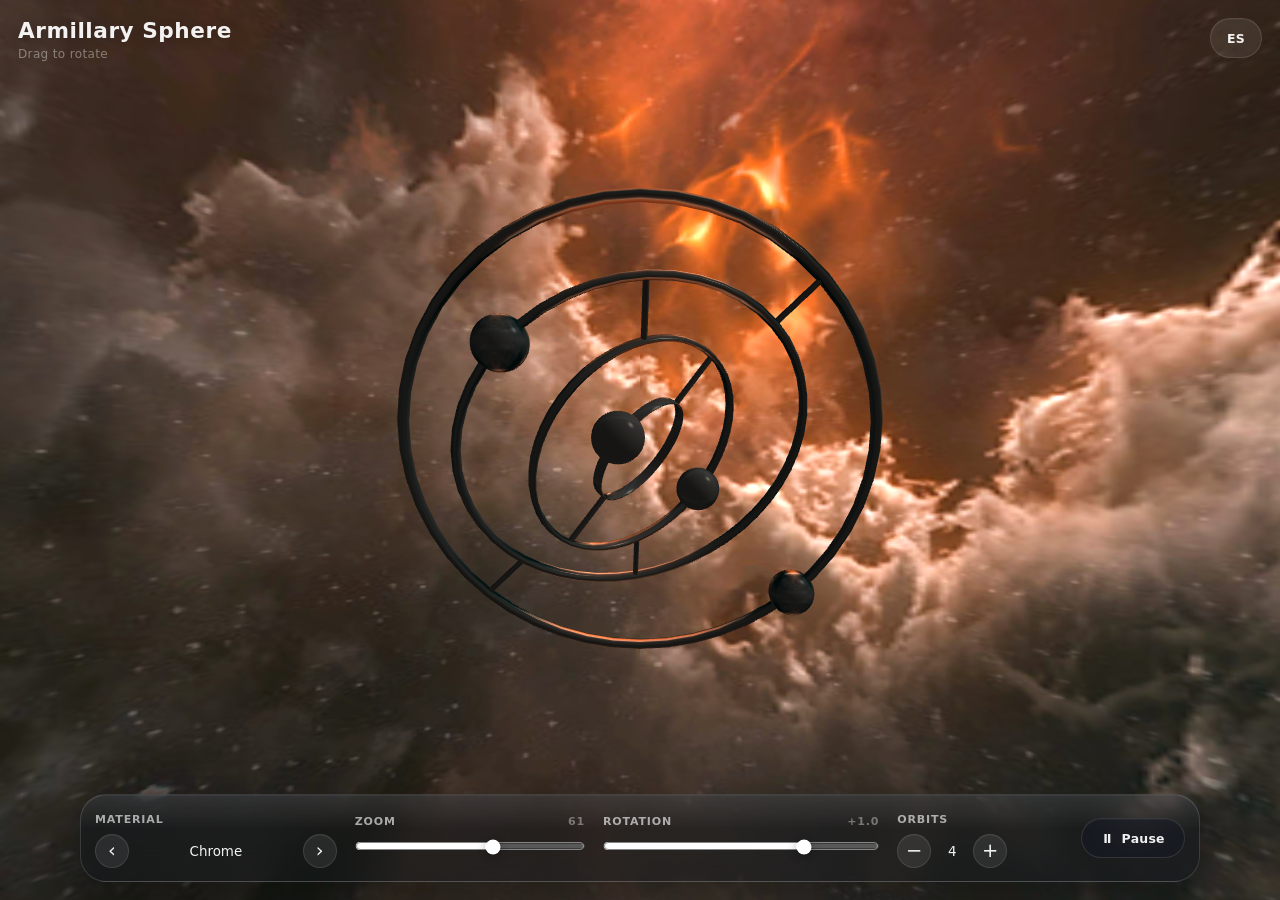
<file: index.html>
<!DOCTYPE html>
<html lang="en">
<head>
    <meta charset="utf-8">
    <meta name="viewport" content="width=device-width, initial-scale=1, viewport-fit=cover">
    <meta name="theme-color" content="#06070b">
    <meta name="description" content="Interactive WebGL armillary sphere demo.">
    <title>Esfera Armilar (GLSL/WebGL demo)</title>
    <link rel="icon" href="data:,">
    <link rel="stylesheet" href="styles.css">
</head>

<body>
    <main class="app-shell">
        <canvas id="myCanvas" aria-label="Interactive WebGL armillary sphere"></canvas>

        <header class="scene-header" aria-live="polite">
            <div class="title-block">
                <h1 data-i18n="title">Armillary Sphere</h1>
                <p id="cameraHint" class="camera-hint" data-i18n="cameraHint">Drag to rotate</p>
            </div>

            <button id="languageToggle"
                    class="pill-button language-toggle"
                    type="button"
                    aria-label="Cambiar idioma / Change language">
                ES
            </button>
        </header>

        <section class="control-dock glass-panel" aria-label="Armillary sphere controls">
            <div class="control-group material-control">
                <span class="control-label" data-i18n="material">Material</span>
                <div class="stepper material-stepper">
                    <button id="materialPrevious"
                            class="icon-button"
                            type="button"
                            aria-label="Previous material">‹</button>
                    <output id="materialName" class="material-name">Chrome</output>
                    <button id="materialNext"
                            class="icon-button"
                            type="button"
                            aria-label="Next material">›</button>
                </div>
            </div>

            <div class="control-group slider-control">
                <div class="label-row">
                    <label for="zoomSlider" class="control-label" data-i18n="zoom">Zoom</label>
                    <output id="zoomValue" class="value-output">60</output>
                </div>
                <input id="zoomSlider"
                       class="glass-slider"
                       type="range"
                       min="0"
                       max="100"
                       step="1"
                       value="60"
                       aria-label="Zoom">
            </div>

            <div class="control-group slider-control">
                <div class="label-row">
                    <label for="speedSlider" class="control-label" data-i18n="rotation">Rotation</label>
                    <output id="speedValue" class="value-output">+1.0</output>
                </div>
                <input id="speedSlider"
                       class="glass-slider centered-slider"
                       type="range"
                       min="-100"
                       max="100"
                       step="1"
                       value="0"
                       aria-label="Orbit rotation speed">
            </div>

            <div class="control-group orbit-control">
                <span class="control-label" data-i18n="orbits">Orbits</span>
                <div class="stepper compact-stepper">
                    <button id="orbitRemove"
                            class="icon-button"
                            type="button"
                            aria-label="Remove orbit">−</button>
                    <output id="orbitCount" class="orbit-count">4</output>
                    <button id="orbitAdd"
                            class="icon-button"
                            type="button"
                            aria-label="Add orbit">+</button>
                </div>
            </div>

            <button id="playPause"
                    class="pill-button primary-action"
                    type="button"
                    aria-pressed="false">
                <span id="playPauseIcon" aria-hidden="true">Ⅱ</span>
                <span id="playPauseText" data-i18n="pause">Pause</span>
            </button>
        </section>

        <div id="statusMessage" class="sr-only" aria-live="polite"></div>
    </main>

    <!-- Legacy shader sources kept inline for compatibility with astrolabio.js. -->
<script id="GouraudVertexShader" type="x-shader/x-vertex">
		
		uniform   mat4 projectionMatrix;
		uniform   mat4 modelViewMatrix;
		uniform   mat3 normalMatrix;
		
		attribute vec3 VertexPosition;
		attribute vec3 VertexNormal;
		
		varying   vec3 colorOut;
		
		struct LightData {
		
			vec3 Position; // Posición en coordenadas del ojo
			vec3 La;       // Ambiente
			vec3 Ld;       // Difusa
			vec3 Ls;       // Especular
			
		};
		
		uniform LightData Light;
		
		struct MaterialData {
		
			vec3 Ka;       // Ambiente
			vec3 Kd;       // Difusa
			vec3 Ks;       // Especular
			float alpha;   // Brillo
			
		};
		
		uniform MaterialData Material;
		
		vec3 phong (vec3 N, vec3 L, vec3 V) {
		
			vec3  ambient  = Material.Ka * Light.La;
			vec3  diffuse  = vec3(0.0);
			vec3  specular = vec3(0.0);
			
			float NdotL    = dot (N,L);
        
			if (NdotL > 0.0) {
			
				vec3  R       = reflect(-L, N);;
				float RdotV_n = pow(max(0.0, dot(R,V)), Material.alpha);
				
				diffuse  = NdotL   * (Light.Ld * Material.Kd);
				specular = RdotV_n * (Light.Ls * Material.Ks);
				
			}
			
			return (ambient + diffuse + specular);
			
		}
      
		void main()  {
			
			vec3 N          = normalize(normalMatrix * VertexNormal);
			vec4 ecPosition = modelViewMatrix * vec4(VertexPosition,1.0);
			vec3 ec         = vec3(ecPosition);
			vec3 L          = normalize(Light.Position - ec);
			vec3 V          = normalize(-ec);
			
			colorOut        = phong(N,L,V);
			
			gl_Position     = projectionMatrix * ecPosition;
			
		}
		
    </script>

<script id="PhongVertexShader" type="x-shader/x-vertex">
		
		uniform   mat4 projectionMatrix;
		uniform   mat4 modelViewMatrix;
		uniform   mat3 normalMatrix;
		
		attribute vec3 VertexPosition;
		attribute vec3 VertexNormal;
		
		varying vec3 N, ec;
		
		void main()	{
			
			N  = normalize(normalMatrix * VertexNormal);
			vec4 ecPosition= modelViewMatrix * vec4(VertexPosition,1.0);
			ec = vec3(ecPosition);
			
			gl_Position = projectionMatrix * ecPosition;
			
		}
		
	</script>

<script id="reflectionVertexShader" type="x-shader/x-vertex">
        
        uniform   mat4 projectionMatrix;
        uniform   mat4 modelViewMatrix;
        uniform   mat3 normalMatrix;
		
		uniform   bool reflection;
        
        attribute vec3 VertexPosition;
        attribute vec3 VertexNormal;
        attribute vec2 VertexTexcoords;
        
        varying   vec3 R, N, ec;
        varying   vec2 texCoords;
        
        void main()  {
			
			N  = normalize(normalMatrix * VertexNormal);
			vec4 ecPosition = modelViewMatrix * vec4(VertexPosition, 1.0);
			ec = vec3(ecPosition);
			
			gl_Position = projectionMatrix * ecPosition;
		  
			if (reflection)	{
				
				R = normalize(ec * N);
				texCoords   = vec2(R[0], R[1]);
				
			} else	{
				
				texCoords   = VertexTexcoords;
				
			}
          
        }
      
    </script>

<script id="GouraudFragmentShader" type="x-shader/x-fragment">
      
		precision mediump float;
      
		varying vec3 colorOut;

		void main() {
			
			gl_FragColor = vec4(colorOut, 1);
		
		}
		
    </script>

<script id="PhongFragmentShader" type="x-shader/x-fragment">
		
		precision mediump float;
		
		struct LightData	{
		
			vec3 Position; // Posición en coordenadas del ojo
			vec3 La;       // Ambiente
			vec3 Ld;       // Difusa
			vec3 Ls;       // Especular
			
		};
		
		uniform LightData Light;
		
		struct MaterialData	{
		
			vec3 Ka;       // Ambiente
			vec3 Kd;       // Difusa
			vec3 Ks;       // Especular
			float alpha;   // Brillo
			
		};
		
		uniform MaterialData Material;
		
		varying vec3 N, ec;
		
		vec3 phong (vec3 N, vec3 L, vec3 V)	{
		
			vec3  ambient  = Material.Ka * Light.La;
			vec3  diffuse  = vec3(0.0);
			vec3  specular = vec3(0.0);
			
			float NdotL    = dot (N, L);
			
			if (NdotL > 0.0)	{
			
				vec3  R       = reflect(-L, N);
				float RdotV_n = pow(max(0.0, dot(R,V)), Material.alpha);
				
				diffuse  = NdotL   * (Light.Ld * Material.Kd);
				specular = RdotV_n * (Light.Ls * Material.Ks);
				
			}
			
			return (ambient + diffuse + specular);	
		}
		
		void main()	{
			
			vec3 n = normalize(N);
			vec3 L = normalize(Light.Position - ec);
			vec3 V = normalize(-ec);
			
			gl_FragColor = vec4(phong(n,L,V), 1.0);
			
		}
		
	</script>

<script id="reflectionFragmentShader" type="x-shader/x-fragment">
        
        precision mediump float;
        struct LightData {
			
			vec3 Position; // Posición en coordenadas del ojo
			vec3 La;       // Ambiente
			vec3 Ld;       // Difusa
			vec3 Ls;       // Especular
			
        };
		
        uniform LightData Light;
      
        struct MaterialData {
			
			vec3 Ka;       // Ambiente
			vec3 Kd;       // Difusa
			vec3 Ks;       // Especular
			float alpha;   // Brillo
			
        };
		
        uniform MaterialData Material;
		uniform sampler2D innerTexture;
		uniform sampler2D outerTexture;
		uniform int 	  depth;
        
        varying vec3 N, ec;
        varying vec2 texCoords;
		
        vec3 phong (vec3 N, vec3 L, vec3 V) {
			
			vec3  ambient  = Material.Ka * Light.La;
			vec3  diffuse  = vec3(0.0);
			vec3  specular = vec3(0.0);
			
			float NdotL    = dot (N,L);
			
			if (NdotL > 0.0) {
			
				vec3  R       = reflect(-L, N);
				float RdotV_n = pow(max(0.0, dot(R, V)), Material.alpha);
			
				diffuse  = NdotL   * (Light.Ld * Material.Kd);
				specular = RdotV_n * (Light.Ls * Material.Ks);
				
			}
			
			return (ambient + diffuse + specular);
			
        }
		
        void main() {
			
			vec3 n = normalize(N);
			vec3 L = normalize(Light.Position - ec);
			vec3 V = normalize(-ec);
			
			if(depth == 0)	{
				
				gl_FragColor = texture2D(innerTexture, texCoords) * vec4(phong(n,L,V), 2.0) * 4.0;
				//gl_FragColor = (texture2D(innerTexture, texCoords) + texture2D(outerTexture, texCoords)) * vec4(phong(n,L,V), 1.0) * 1.8;
				
			}
			
			if(depth == 1)	{
			
				gl_FragColor = texture2D(innerTexture, texCoords) * vec4(phong(n,L,V), 1.8) * 2.4;
				
			}
			
			if(depth == 2)	{
			
				//gl_FragColor = texture2D(outerTexture, texCoords) * vec4(phong(n,L,V), 0.9) * 1.8;
				gl_FragColor = texture2D(outerTexture, texCoords);
				
			}
			
        }
      
	</script>

    <script src="gl-matrix-min.js"></script>
    <script src="materiales.js"></script>
    <script src="primitivas.js"></script>
    <script src="astrolabio.js"></script>
    <script src="interface.js"></script>
</body>
</html>
</file>
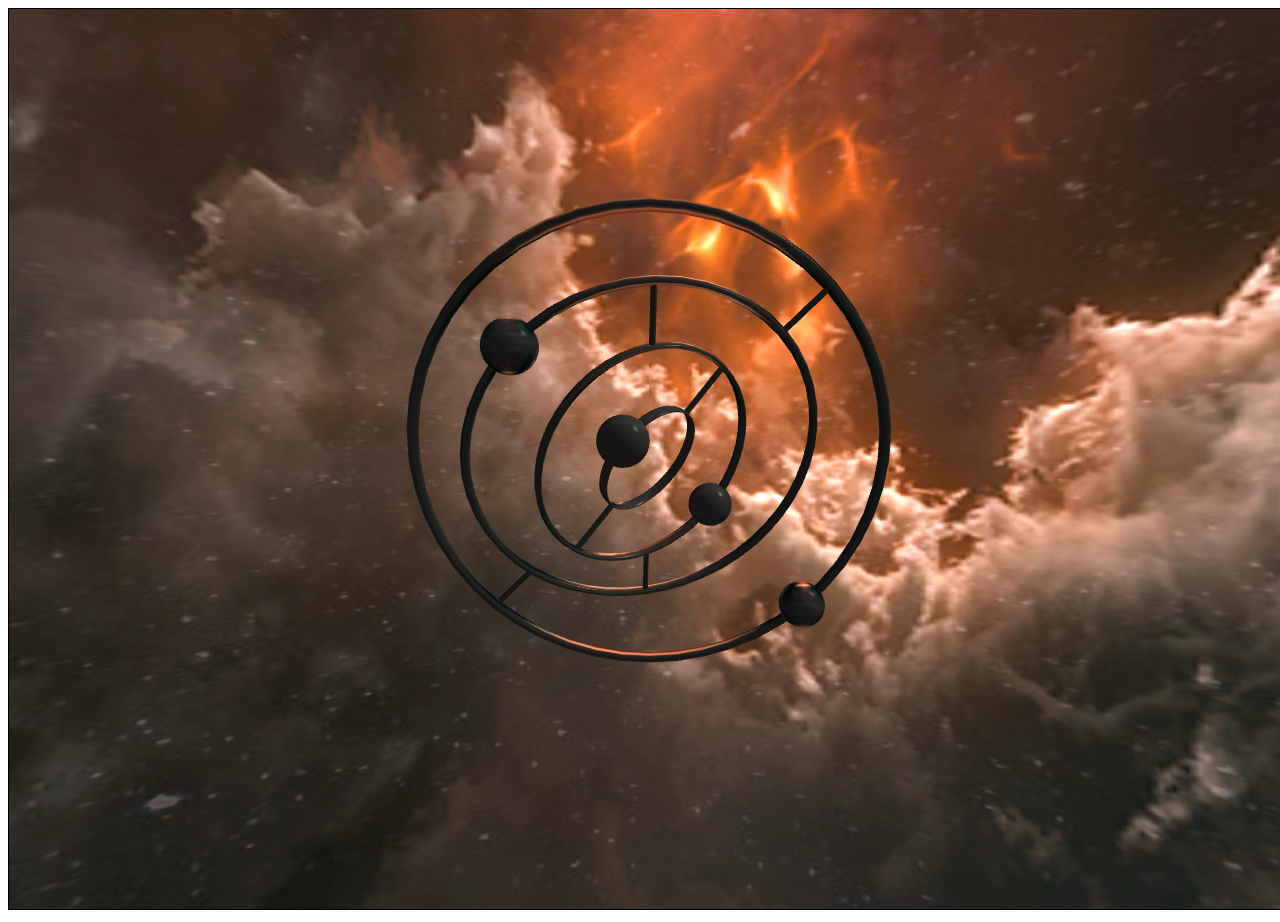
<file: astrolabio.html>
<!DOCTYPE html>
<html>	
	<head>
		<meta charset="utf-8">
		<title> Informatica Grafica </title>
		<style>
			canvas {border: 1px solid black;}
		</style>
		<link rel="icon" href="data:,">
	</head>
  
	<body>
    
	<!--New, responsive canvas-->
	<canvas id="myCanvas" style="width: 100vw; height: 100vh;"> </canvas>
    
	<!--//	VERTEX SHADER	------------------------------------------------------------->
    
	<!--Gouraud Vertex Shader-->
	<script id="GouraudVertexShader" type="x-shader/x-vertex">
		
		uniform   mat4 projectionMatrix;
		uniform   mat4 modelViewMatrix;
		uniform   mat3 normalMatrix;
		
		attribute vec3 VertexPosition;
		attribute vec3 VertexNormal;
		
		varying   vec3 colorOut;
		
		struct LightData {
		
			vec3 Position; // Posición en coordenadas del ojo
			vec3 La;       // Ambiente
			vec3 Ld;       // Difusa
			vec3 Ls;       // Especular
			
		};
		
		uniform LightData Light;
		
		struct MaterialData {
		
			vec3 Ka;       // Ambiente
			vec3 Kd;       // Difusa
			vec3 Ks;       // Especular
			float alpha;   // Brillo
			
		};
		
		uniform MaterialData Material;
		
		vec3 phong (vec3 N, vec3 L, vec3 V) {
		
			vec3  ambient  = Material.Ka * Light.La;
			vec3  diffuse  = vec3(0.0);
			vec3  specular = vec3(0.0);
			
			float NdotL    = dot (N,L);
        
			if (NdotL > 0.0) {
			
				vec3  R       = reflect(-L, N);;
				float RdotV_n = pow(max(0.0, dot(R,V)), Material.alpha);
				
				diffuse  = NdotL   * (Light.Ld * Material.Kd);
				specular = RdotV_n * (Light.Ls * Material.Ks);
				
			}
			
			return (ambient + diffuse + specular);
			
		}
      
		void main()  {
			
			vec3 N          = normalize(normalMatrix * VertexNormal);
			vec4 ecPosition = modelViewMatrix * vec4(VertexPosition,1.0);
			vec3 ec         = vec3(ecPosition);
			vec3 L          = normalize(Light.Position - ec);
			vec3 V          = normalize(-ec);
			
			colorOut        = phong(N,L,V);
			
			gl_Position     = projectionMatrix * ecPosition;
			
		}
		
    </script>
	
	<!--Phong Vertex Shader-->
	<script id="PhongVertexShader" type="x-shader/x-vertex">
		
		uniform   mat4 projectionMatrix;
		uniform   mat4 modelViewMatrix;
		uniform   mat3 normalMatrix;
		
		attribute vec3 VertexPosition;
		attribute vec3 VertexNormal;
		
		varying vec3 N, ec;
		
		void main()	{
			
			N  = normalize(normalMatrix * VertexNormal);
			vec4 ecPosition= modelViewMatrix * vec4(VertexPosition,1.0);
			ec = vec3(ecPosition);
			
			gl_Position = projectionMatrix * ecPosition;
			
		}
		
	</script>
	
	<!--Reflection Vertex Shader-->
    <script id="reflectionVertexShader" type="x-shader/x-vertex">
        
        uniform   mat4 projectionMatrix;
        uniform   mat4 modelViewMatrix;
        uniform   mat3 normalMatrix;
		
		uniform   bool reflection;
        
        attribute vec3 VertexPosition;
        attribute vec3 VertexNormal;
        attribute vec2 VertexTexcoords;
        
        varying   vec3 R, N, ec;
        varying   vec2 texCoords;
        
        void main()  {
			
			N  = normalize(normalMatrix * VertexNormal);
			vec4 ecPosition = modelViewMatrix * vec4(VertexPosition, 1.0);
			ec = vec3(ecPosition);
			
			gl_Position = projectionMatrix * ecPosition;
		  
			if (reflection)	{
				
				R = normalize(ec * N);
				texCoords   = vec2(R[0], R[1]);
				
			} else	{
				
				texCoords   = VertexTexcoords;
				
			}
          
        }
      
    </script>
	
	<!--//	FRAGMENT SHADER	----------------------------------------------------------->
	
	<!--Gouraud Fragment Shader-->
    <script id="GouraudFragmentShader" type="x-shader/x-fragment">
      
		precision mediump float;
      
		varying vec3 colorOut;

		void main() {
			
			gl_FragColor = vec4(colorOut, 1);
		
		}
		
    </script>
	
	<!--Phong Fragment Shader-->
	<script id="PhongFragmentShader" type="x-shader/x-fragment">
		
		precision mediump float;
		
		struct LightData	{
		
			vec3 Position; // Posición en coordenadas del ojo
			vec3 La;       // Ambiente
			vec3 Ld;       // Difusa
			vec3 Ls;       // Especular
			
		};
		
		uniform LightData Light;
		
		struct MaterialData	{
		
			vec3 Ka;       // Ambiente
			vec3 Kd;       // Difusa
			vec3 Ks;       // Especular
			float alpha;   // Brillo
			
		};
		
		uniform MaterialData Material;
		
		varying vec3 N, ec;
		
		vec3 phong (vec3 N, vec3 L, vec3 V)	{
		
			vec3  ambient  = Material.Ka * Light.La;
			vec3  diffuse  = vec3(0.0);
			vec3  specular = vec3(0.0);
			
			float NdotL    = dot (N, L);
			
			if (NdotL > 0.0)	{
			
				vec3  R       = reflect(-L, N);
				float RdotV_n = pow(max(0.0, dot(R,V)), Material.alpha);
				
				diffuse  = NdotL   * (Light.Ld * Material.Kd);
				specular = RdotV_n * (Light.Ls * Material.Ks);
				
			}
			
			return (ambient + diffuse + specular);	
		}
		
		void main()	{
			
			vec3 n = normalize(N);
			vec3 L = normalize(Light.Position - ec);
			vec3 V = normalize(-ec);
			
			gl_FragColor = vec4(phong(n,L,V), 1.0);
			
		}
		
	</script>
	
	<!--Reflection Fragment Shader-->
	<script id="reflectionFragmentShader" type="x-shader/x-fragment">
        
        precision mediump float;
        struct LightData {
			
			vec3 Position; // Posición en coordenadas del ojo
			vec3 La;       // Ambiente
			vec3 Ld;       // Difusa
			vec3 Ls;       // Especular
			
        };
		
        uniform LightData Light;
      
        struct MaterialData {
			
			vec3 Ka;       // Ambiente
			vec3 Kd;       // Difusa
			vec3 Ks;       // Especular
			float alpha;   // Brillo
			
        };
		
        uniform MaterialData Material;
		uniform sampler2D innerTexture;
		uniform sampler2D outerTexture;
		uniform int 	  depth;
        
        varying vec3 N, ec;
        varying vec2 texCoords;
		
        vec3 phong (vec3 N, vec3 L, vec3 V) {
			
			vec3  ambient  = Material.Ka * Light.La;
			vec3  diffuse  = vec3(0.0);
			vec3  specular = vec3(0.0);
			
			float NdotL    = dot (N,L);
			
			if (NdotL > 0.0) {
			
				vec3  R       = reflect(-L, N);
				float RdotV_n = pow(max(0.0, dot(R, V)), Material.alpha);
			
				diffuse  = NdotL   * (Light.Ld * Material.Kd);
				specular = RdotV_n * (Light.Ls * Material.Ks);
				
			}
			
			return (ambient + diffuse + specular);
			
        }
		
        void main() {
			
			vec3 n = normalize(N);
			vec3 L = normalize(Light.Position - ec);
			vec3 V = normalize(-ec);
			
			if(depth == 0)	{
				
				gl_FragColor = texture2D(innerTexture, texCoords) * vec4(phong(n,L,V), 2.0) * 4.0;
				//gl_FragColor = (texture2D(innerTexture, texCoords) + texture2D(outerTexture, texCoords)) * vec4(phong(n,L,V), 1.0) * 1.8;
				
			}
			
			if(depth == 1)	{
			
				gl_FragColor = texture2D(innerTexture, texCoords) * vec4(phong(n,L,V), 1.8) * 2.4;
				
			}
			
			if(depth == 2)	{
			
				//gl_FragColor = texture2D(outerTexture, texCoords) * vec4(phong(n,L,V), 0.9) * 1.8;
				gl_FragColor = texture2D(outerTexture, texCoords);
				
			}
			
        }
      
	</script>
    
    <script src="gl-matrix-min.js"></script>
    <script src="materiales.js"></script>
    <script src="primitivas.js"></script>
    <script src="astrolabio.js"></script>

	</body>
</html>
</file>
<file: styles.css>
/* -------------------------------------------------------------------------
   VJ1221-PJ preliminary UI
   The canvas remains the protagonist; the interface only floats above it.
   ------------------------------------------------------------------------- */

:root {
    color-scheme: dark;
    --safe-top: max(18px, env(safe-area-inset-top));
    --safe-right: max(18px, env(safe-area-inset-right));
    --safe-bottom: max(18px, env(safe-area-inset-bottom));
    --safe-left: max(18px, env(safe-area-inset-left));

    --glass-bg: rgba(18, 21, 29, 0.44);
    --glass-bg-strong: rgba(22, 26, 36, 0.62);
    --glass-border: rgba(255, 255, 255, 0.14);
    --glass-highlight: rgba(255, 255, 255, 0.10);
    --text-main: rgba(255, 255, 255, 0.94);
    --text-soft: rgba(255, 255, 255, 0.62);
    --text-faint: rgba(255, 255, 255, 0.38);
    --control-bg: rgba(255, 255, 255, 0.08);
    --control-hover: rgba(255, 255, 255, 0.14);
    --control-active: rgba(255, 255, 255, 0.20);
    --focus-ring: rgba(255, 255, 255, 0.72);
}

* {
    box-sizing: border-box;
}

html,
body {
    width: 100%;
    height: 100%;
    margin: 0;
    overflow: hidden;
    background: #05060a;
}

body {
    font-family:
        Inter,
        ui-sans-serif,
        system-ui,
        -apple-system,
        BlinkMacSystemFont,
        "Segoe UI",
        sans-serif;
    color: var(--text-main);
}

button,
input {
    font: inherit;
}

.app-shell {
    position: fixed;
    inset: 0;
    overflow: hidden;
    background: #05060a;
}

#myCanvas {
    position: absolute;
    inset: 0;
    display: block;
    width: 100%;
    height: 100%;
    border: 0;
    outline: none;
    touch-action: none;
    cursor: grab;
}

#myCanvas:active {
    cursor: grabbing;
}

/* The decorative/header layer does not steal canvas interaction. */
.scene-header {
    position: absolute;
    z-index: 10;
    top: var(--safe-top);
    left: var(--safe-left);
    right: var(--safe-right);
    display: flex;
    align-items: flex-start;
    justify-content: space-between;
    gap: 16px;
    pointer-events: none;
}

.title-block {
    min-width: 0;
    text-shadow: 0 2px 18px rgba(0, 0, 0, 0.48);
}

.title-block h1 {
    margin: 0;
    font-size: clamp(1rem, 1.8vw, 1.35rem);
    font-weight: 600;
    letter-spacing: 0.025em;
}

.camera-hint {
    margin: 4px 0 0;
    color: var(--text-faint);
    font-size: 0.75rem;
    letter-spacing: 0.03em;
    opacity: 1;
    transform: translateY(0);
    transition:
        opacity 600ms ease,
        transform 600ms ease;
}

.camera-hint.is-dismissed {
    opacity: 0;
    transform: translateY(-3px);
    pointer-events: none;
}

.language-toggle {
    pointer-events: auto;
    min-width: 48px;
}

/* -------------------------------------------------------------------------
   Glass controls
   ------------------------------------------------------------------------- */

.glass-panel {
    background:
        linear-gradient(180deg, var(--glass-highlight), transparent 40%),
        var(--glass-bg);
    border: 1px solid var(--glass-border);
    box-shadow:
        0 18px 50px rgba(0, 0, 0, 0.28),
        inset 0 1px 0 rgba(255, 255, 255, 0.04);
    backdrop-filter: blur(18px) saturate(125%);
    -webkit-backdrop-filter: blur(18px) saturate(125%);
}

.control-dock {
    position: absolute;
    z-index: 12;
    left: 50%;
    bottom: var(--safe-bottom);
    width: min(1120px, calc(100vw - var(--safe-left) - var(--safe-right)));
    transform: translateX(-50%);
    display: grid;
    grid-template-columns:
        minmax(160px, 1.05fr)
        minmax(150px, 1fr)
        minmax(170px, 1.2fr)
        minmax(120px, 0.72fr)
        auto;
    gap: 18px;
    align-items: center;
    padding: 13px 14px;
    border-radius: 26px;
}

.control-group {
    min-width: 0;
}

.control-label,
.value-output {
    font-size: 0.69rem;
    font-weight: 600;
    letter-spacing: 0.075em;
    text-transform: uppercase;
}

.control-label {
    color: var(--text-soft);
}

.value-output {
    color: var(--text-faint);
    font-variant-numeric: tabular-nums;
}

.label-row {
    display: flex;
    align-items: center;
    justify-content: space-between;
    gap: 12px;
    margin-bottom: 7px;
}

.stepper {
    display: flex;
    align-items: center;
    gap: 7px;
    margin-top: 7px;
}

.material-stepper {
    display: grid;
    grid-template-columns: 34px minmax(88px, 1fr) 34px;
}

.compact-stepper {
    justify-content: flex-start;
}

.material-name,
.orbit-count {
    min-width: 0;
    color: var(--text-main);
    font-size: 0.84rem;
    font-weight: 500;
    text-align: center;
    white-space: nowrap;
    overflow: hidden;
    text-overflow: ellipsis;
    font-variant-numeric: tabular-nums;
}

.orbit-count {
    min-width: 28px;
}

/* -------------------------------------------------------------------------
   Buttons
   ------------------------------------------------------------------------- */

.pill-button,
.icon-button {
    appearance: none;
    border: 1px solid rgba(255, 255, 255, 0.11);
    color: var(--text-main);
    background: var(--control-bg);
    box-shadow: inset 0 1px 0 rgba(255, 255, 255, 0.04);
    cursor: pointer;
    transition:
        background-color 160ms ease,
        border-color 160ms ease,
        transform 160ms ease;
}

.pill-button:hover,
.icon-button:hover {
    background: var(--control-hover);
    border-color: rgba(255, 255, 255, 0.19);
}

.pill-button:active,
.icon-button:active {
    background: var(--control-active);
    transform: scale(0.97);
}

.pill-button:focus-visible,
.icon-button:focus-visible,
.glass-slider:focus-visible {
    outline: 2px solid var(--focus-ring);
    outline-offset: 3px;
}

.pill-button {
    min-height: 40px;
    padding: 0 16px;
    border-radius: 999px;
    font-size: 0.78rem;
    font-weight: 600;
    letter-spacing: 0.02em;
}

.icon-button {
    width: 34px;
    height: 34px;
    padding: 0;
    border-radius: 999px;
    display: inline-grid;
    place-items: center;
    font-size: 1.22rem;
    line-height: 1;
}

.primary-action {
    min-width: 104px;
    display: inline-flex;
    align-items: center;
    justify-content: center;
    gap: 8px;
    background: var(--glass-bg-strong);
}

#playPauseIcon {
    width: 1em;
    text-align: center;
    font-size: 0.78rem;
}

/* -------------------------------------------------------------------------
   Range controls
   ------------------------------------------------------------------------- */

.glass-slider {
    width: 100%;
    height: 22px;
    margin: 0;
    padding: 0;
    background: transparent;
    cursor: pointer;
    accent-color: rgba(255, 255, 255, 0.86);
}

.glass-slider::-webkit-slider-runnable-track {
    height: 4px;
    border-radius: 999px;
    background: rgba(255, 255, 255, 0.15);
}

.glass-slider::-moz-range-track {
    height: 4px;
    border-radius: 999px;
    background: rgba(255, 255, 255, 0.15);
}

.glass-slider::-webkit-slider-thumb {
    -webkit-appearance: none;
    width: 15px;
    height: 15px;
    margin-top: -5.5px;
    border: 1px solid rgba(255, 255, 255, 0.46);
    border-radius: 50%;
    background: rgba(255, 255, 255, 0.90);
    box-shadow: 0 2px 10px rgba(0, 0, 0, 0.32);
}

.glass-slider::-moz-range-thumb {
    width: 15px;
    height: 15px;
    border: 1px solid rgba(255, 255, 255, 0.46);
    border-radius: 50%;
    background: rgba(255, 255, 255, 0.90);
    box-shadow: 0 2px 10px rgba(0, 0, 0, 0.32);
}

/* Gives the centered speed control a very subtle zero reference line. */
.centered-slider {
    background:
        linear-gradient(
            to right,
            transparent calc(50% - 0.5px),
            rgba(255, 255, 255, 0.20) calc(50% - 0.5px),
            rgba(255, 255, 255, 0.20) calc(50% + 0.5px),
            transparent calc(50% + 0.5px)
        );
}

/* -------------------------------------------------------------------------
   Responsive layout
   ------------------------------------------------------------------------- */

@media (max-width: 900px) {
    .control-dock {
        grid-template-columns: repeat(2, minmax(0, 1fr));
        gap: 13px 16px;
        width: min(620px, calc(100vw - var(--safe-left) - var(--safe-right)));
        border-radius: 24px;
    }

    .primary-action {
        width: 100%;
    }
}

@media (max-width: 560px) {
    :root {
        --safe-top: max(12px, env(safe-area-inset-top));
        --safe-right: max(12px, env(safe-area-inset-right));
        --safe-bottom: max(12px, env(safe-area-inset-bottom));
        --safe-left: max(12px, env(safe-area-inset-left));
    }

    .title-block h1 {
        font-size: 1rem;
    }

    .control-dock {
        grid-template-columns: minmax(0, 1fr) minmax(0, 1fr);
        padding: 12px;
        gap: 12px;
        border-radius: 22px;
    }

    .material-control,
    .primary-action {
        grid-column: 1 / -1;
    }

    .orbit-control .stepper {
        justify-content: center;
    }

    .orbit-control > .control-label {
        display: block;
        text-align: center;
    }
}

@media (max-height: 520px) and (orientation: landscape) {
    .scene-header {
        top: 10px;
    }

    .control-dock {
        bottom: 10px;
        grid-template-columns:
            minmax(150px, 1fr)
            minmax(135px, 1fr)
            minmax(150px, 1.1fr)
            minmax(110px, 0.7fr)
            auto;
        padding: 9px 10px;
        gap: 10px;
        border-radius: 22px;
    }

    .camera-hint {
        display: none;
    }
}

@media (prefers-reduced-motion: reduce) {
    *,
    *::before,
    *::after {
        scroll-behavior: auto !important;
        transition-duration: 0.001ms !important;
        animation-duration: 0.001ms !important;
    }
}

/* Screen-reader only utility. */
.sr-only {
    position: absolute !important;
    width: 1px !important;
    height: 1px !important;
    padding: 0 !important;
    margin: -1px !important;
    overflow: hidden !important;
    clip: rect(0, 0, 0, 0) !important;
    white-space: nowrap !important;
    border: 0 !important;
}
</file>
